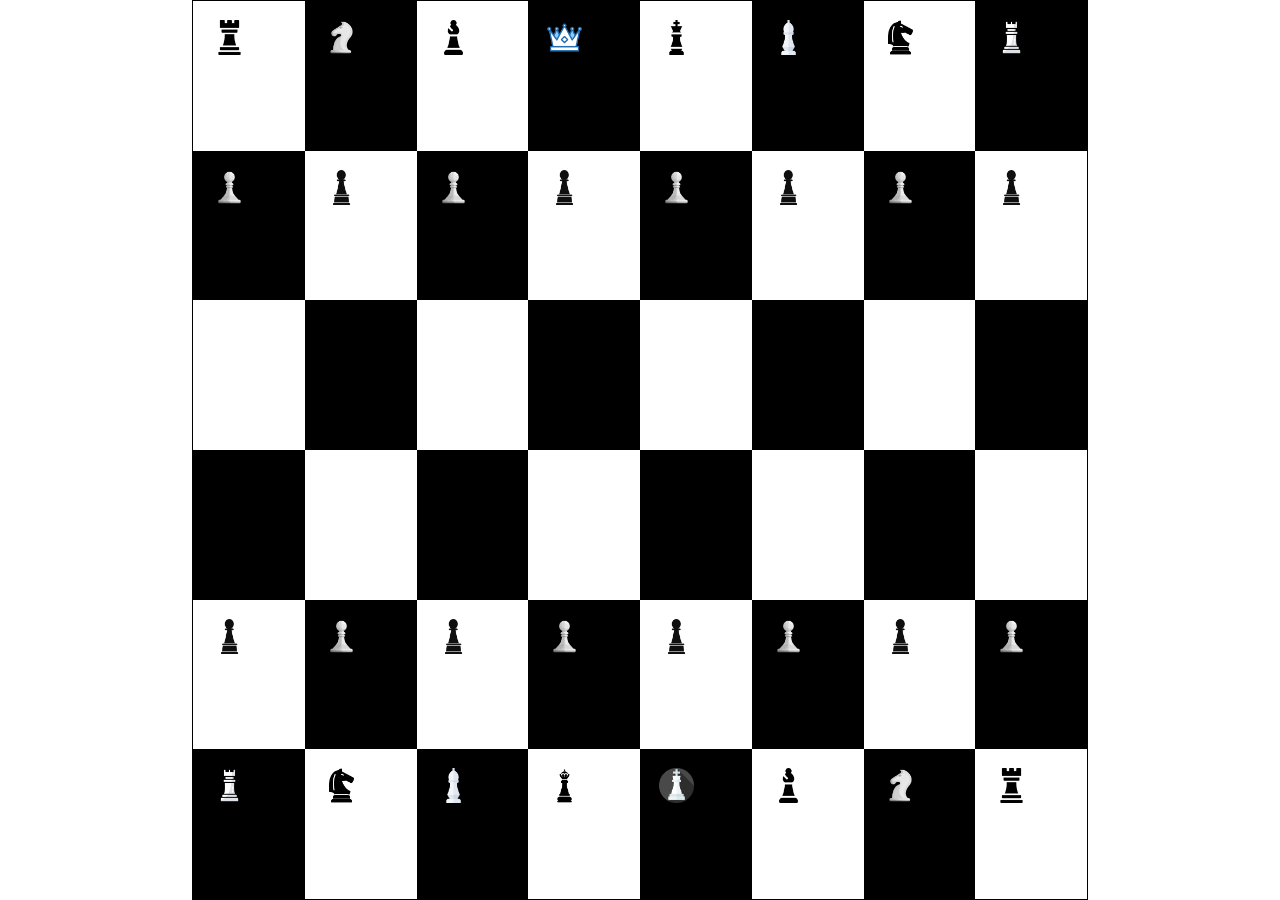
<file: chessboard/index.html>
<!DOCTYPE html>
<html lang="en">

<head>
    <meta charset="UTF-8">
    <meta name="viewport" content="width=device-width, initial-scale=1.0">
    <title>ChessBoard</title>
    <link rel="stylesheet" href="style.css">
</head>

<body>
    <main>
        <div class="container">
            <!--1st row-->
            <div class="box"><img src="images/rook.png" alt=""></div>
            <div class="box" style="background-color: #000;">
                <img src="images/white_knight.png" alt="">
            </div>
            <div class="box"><img src="images/bishop2.png" alt=""></div>
            <div class="box" style="background-color: #000;">
                <img src="images/white_queen.png" alt="">
            </div>
            <div class="box"><img src="images/king1.png" alt=""></div>
            <div class="box" style="background-color: #000;">
                <img src="images/white_bishop.png" alt="">
            </div>
            <div class="box"><img src="images/knight2.png" alt=""></div>
            <div class="box" style="background-color: #000;">
                <img src="images/white_rook.png" alt="">
            </div>

            <!--2nd row-->
            <div class="box" style="background-color: #000;">
                <img src="images/white_pawn.png" alt="">
            </div>
            <div class="box"><img src="images/pawn.png" alt=""></div>
            <div class="box" style="background-color: #000;">
                <img src="images/white_pawn.png" alt="">
            </div>
            <div class="box"><img src="images/pawn.png" alt=""></div>
            <div class="box" style="background-color: #000;">
                <img src="images/white_pawn.png" alt="">
            </div>
            <div class="box"><img src="images/pawn.png" alt=""></div>
            <div class="box" style="background-color: #000;">
                <img src="images/white_pawn.png" alt="">
            </div>
            <div class="box"><img src="images/pawn.png" alt=""></div>
            <!--3rd row-->
            <div class="box"></div>
            <div class="box" style="background-color: #000;"></div>
            <div class="box"></div>
            <div class="box" style="background-color: #000;"></div>
            <div class="box"></div>
            <div class="box" style="background-color: #000;"></div>
            <div class="box"></div>
            <div class="box" style="background-color: #000;"></div>
            <!--4th row-->
            <div class="box" style="background-color: #000;"></div>
            <div class="box"></div>
            <div class="box" style="background-color: #000;"></div>
            <div class="box"></div>
            <div class="box" style="background-color: #000;"></div>
            <div class="box"></div>
            <div class="box" style="background-color: #000;"></div>
            <div class="box"></div>
            <!--5th row-->
            <div class="box"><img src="images/pawn.png" alt=""></div>
            <div class="box" style="background-color: #000;">
                <img src="images/white_pawn.png" alt="">
            </div>
            <div class="box"><img src="images/pawn.png" alt=""></div>
            <div class="box" style="background-color: #000;">
                <img src="images/white_pawn.png" alt="">
            </div>
            <div class="box"><img src="images/pawn.png" alt=""></div>
            <div class="box" style="background-color: #000;">
                <img src="images/white_pawn.png" alt="">
            </div>
            <div class="box"><img src="images/pawn.png" alt=""></div>
            <div class="box" style="background-color: #000;">
                <img src="images/white_pawn.png" alt="">
            </div>
            <!--6th row-->
            <div class="box" style="background-color: #000;">
                <img src="images/white_rook.png" alt="">
            </div>
            <div class="box"><img src="images/knight2.png" alt=""></div>
            <div class="box" style="background-color: #000;">
                <img src="images/white_bishop.png" alt="">
            </div>
            <div class="box"><img src="images/queen.png" alt=""></div>
            <div class="box" style="background-color: #000;">
                <img src="images/white_king.png" alt="">
            </div>
            <div class="box"><img src="images/bishop2.png" alt=""></div>
            <div class="box" style="background-color: #000;">
                <img src="images/white_knight.png" alt="">
            </div>
            <div class="box"><img src="images/rook.png" alt=""></div>
        </div>
    </main>
</body>

</html>
</file>
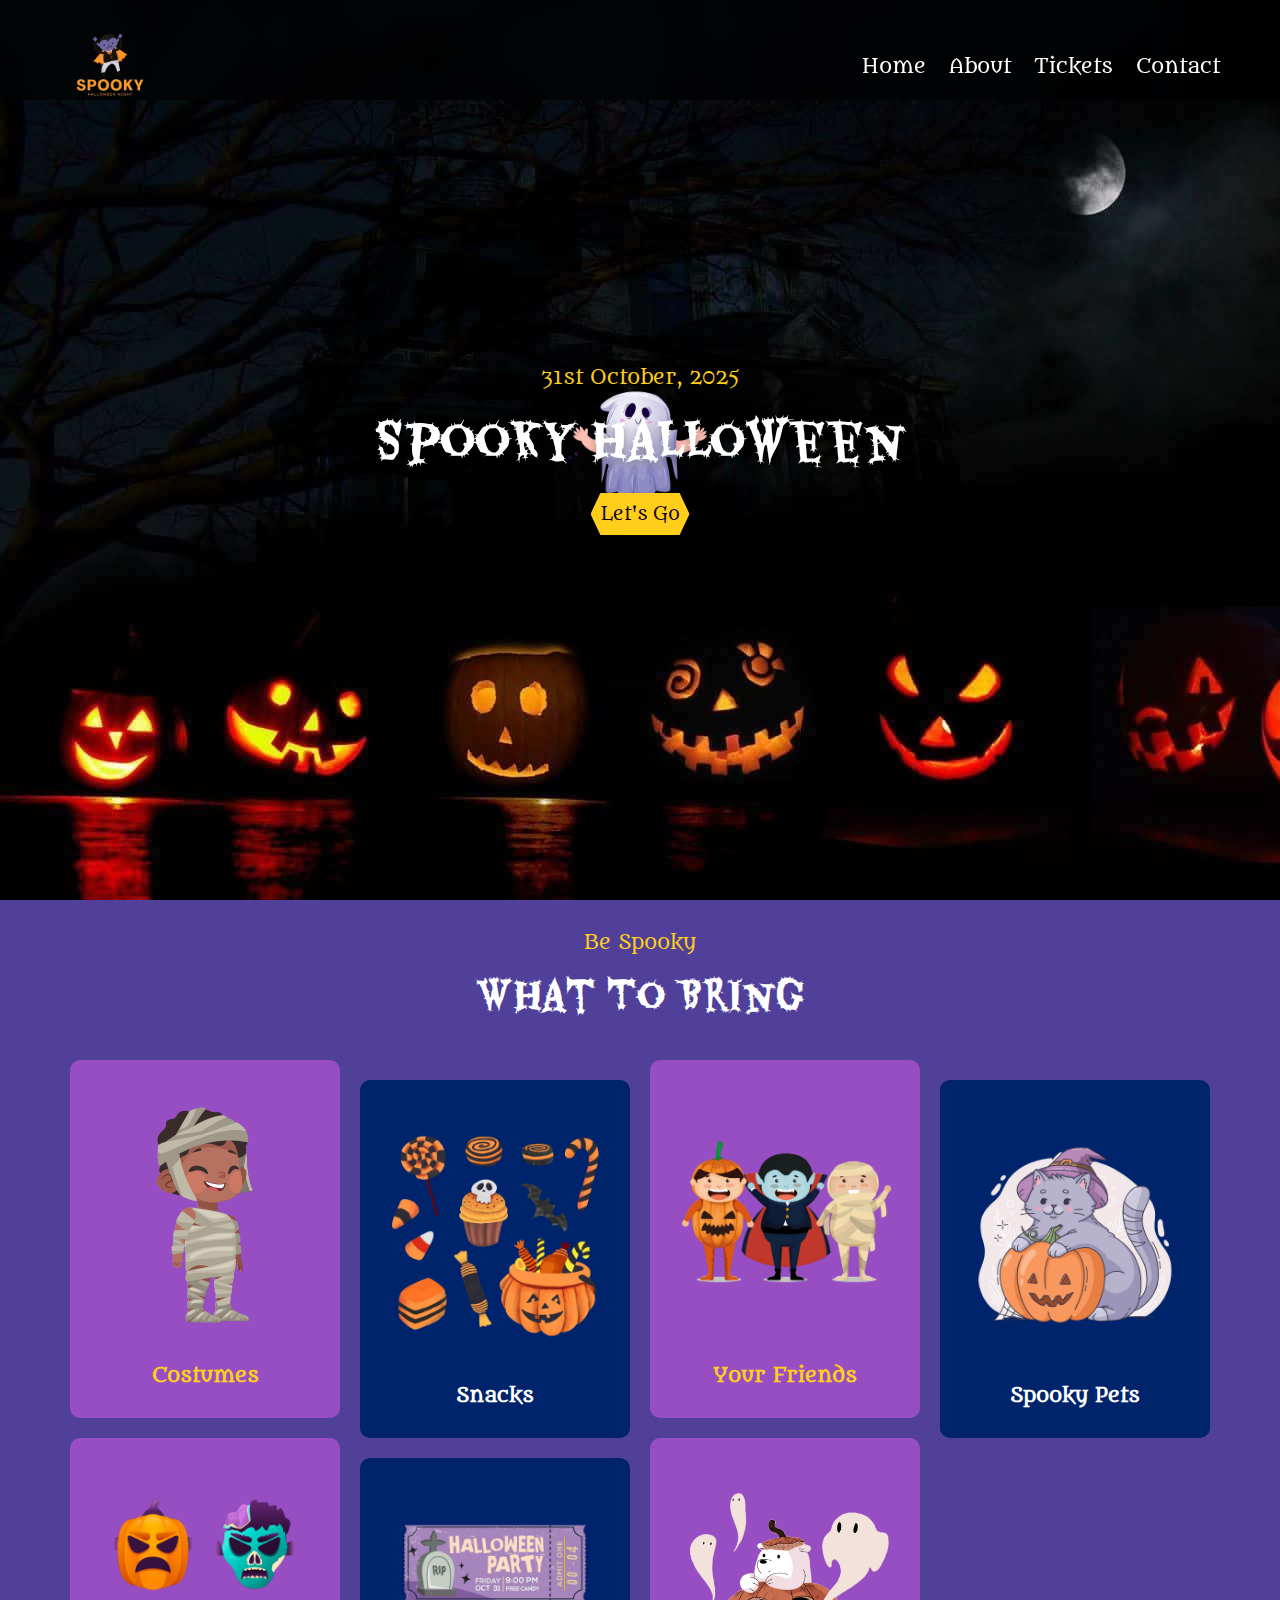
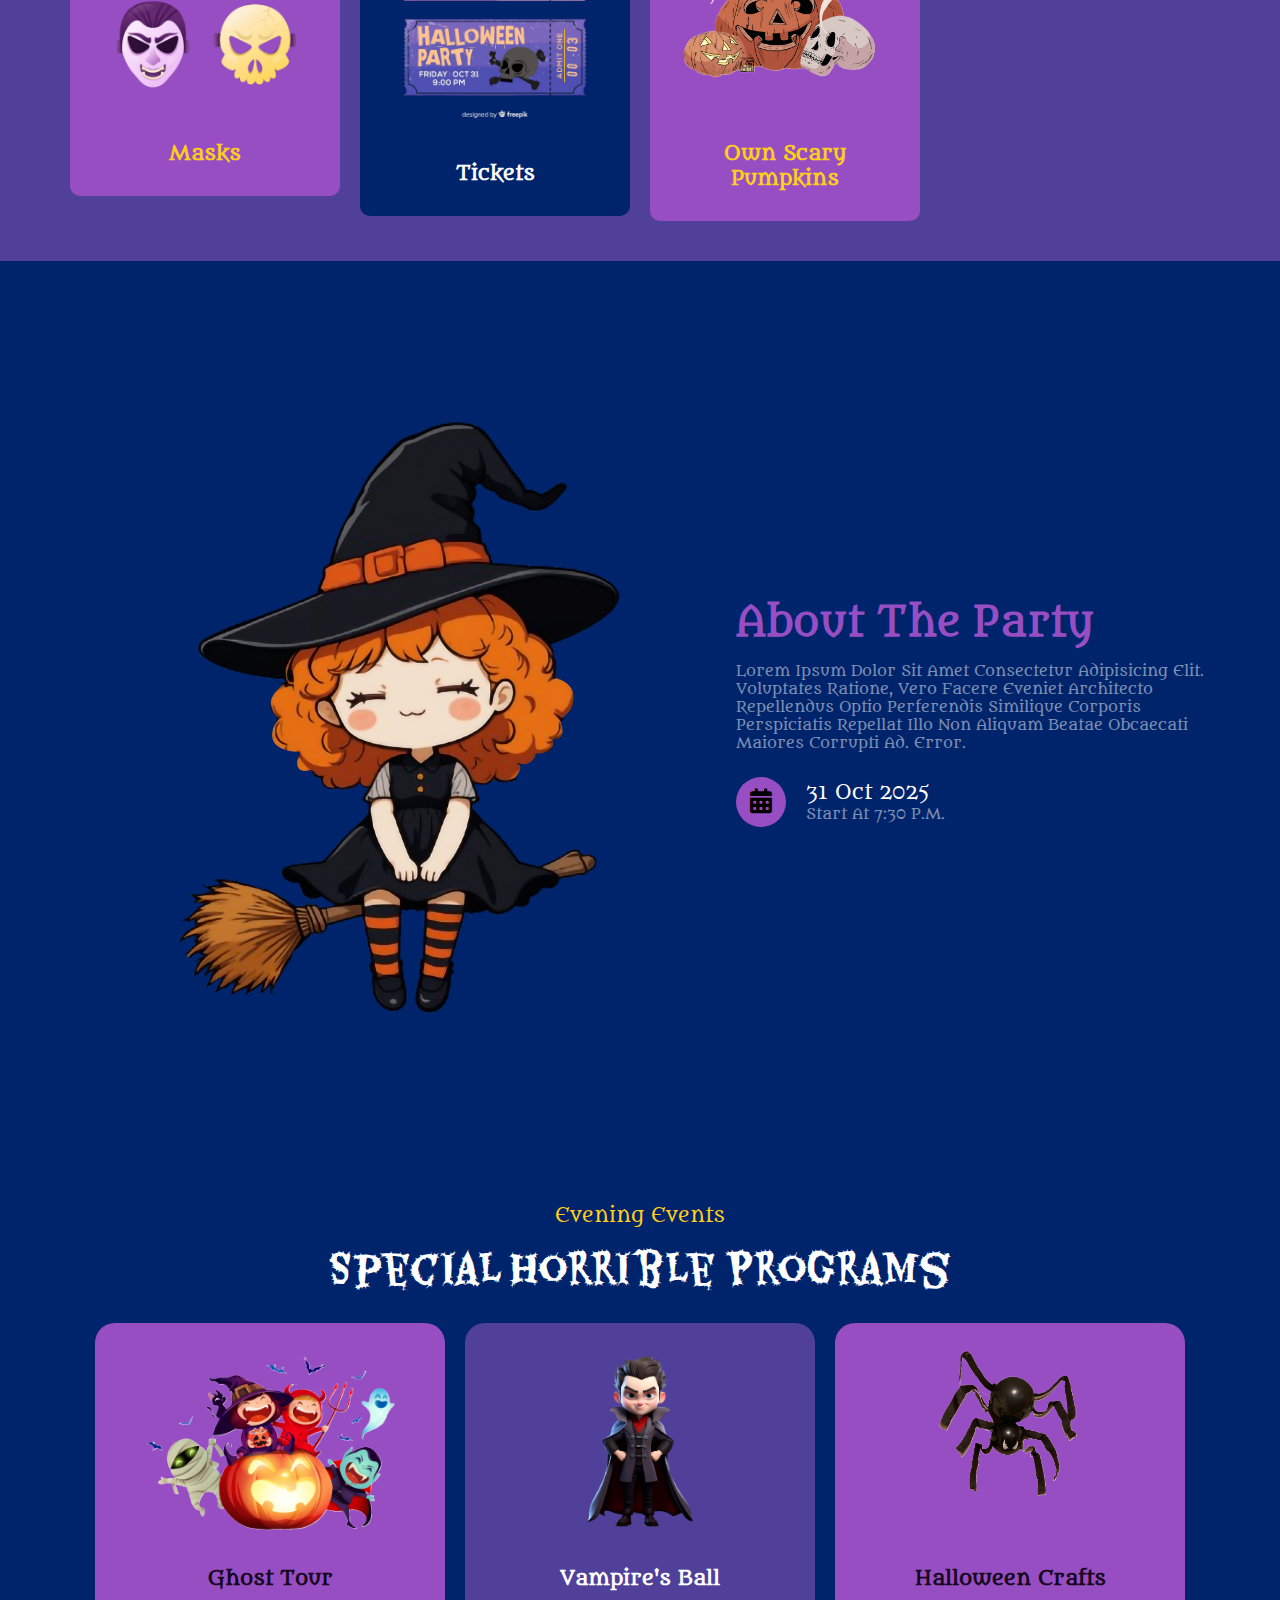
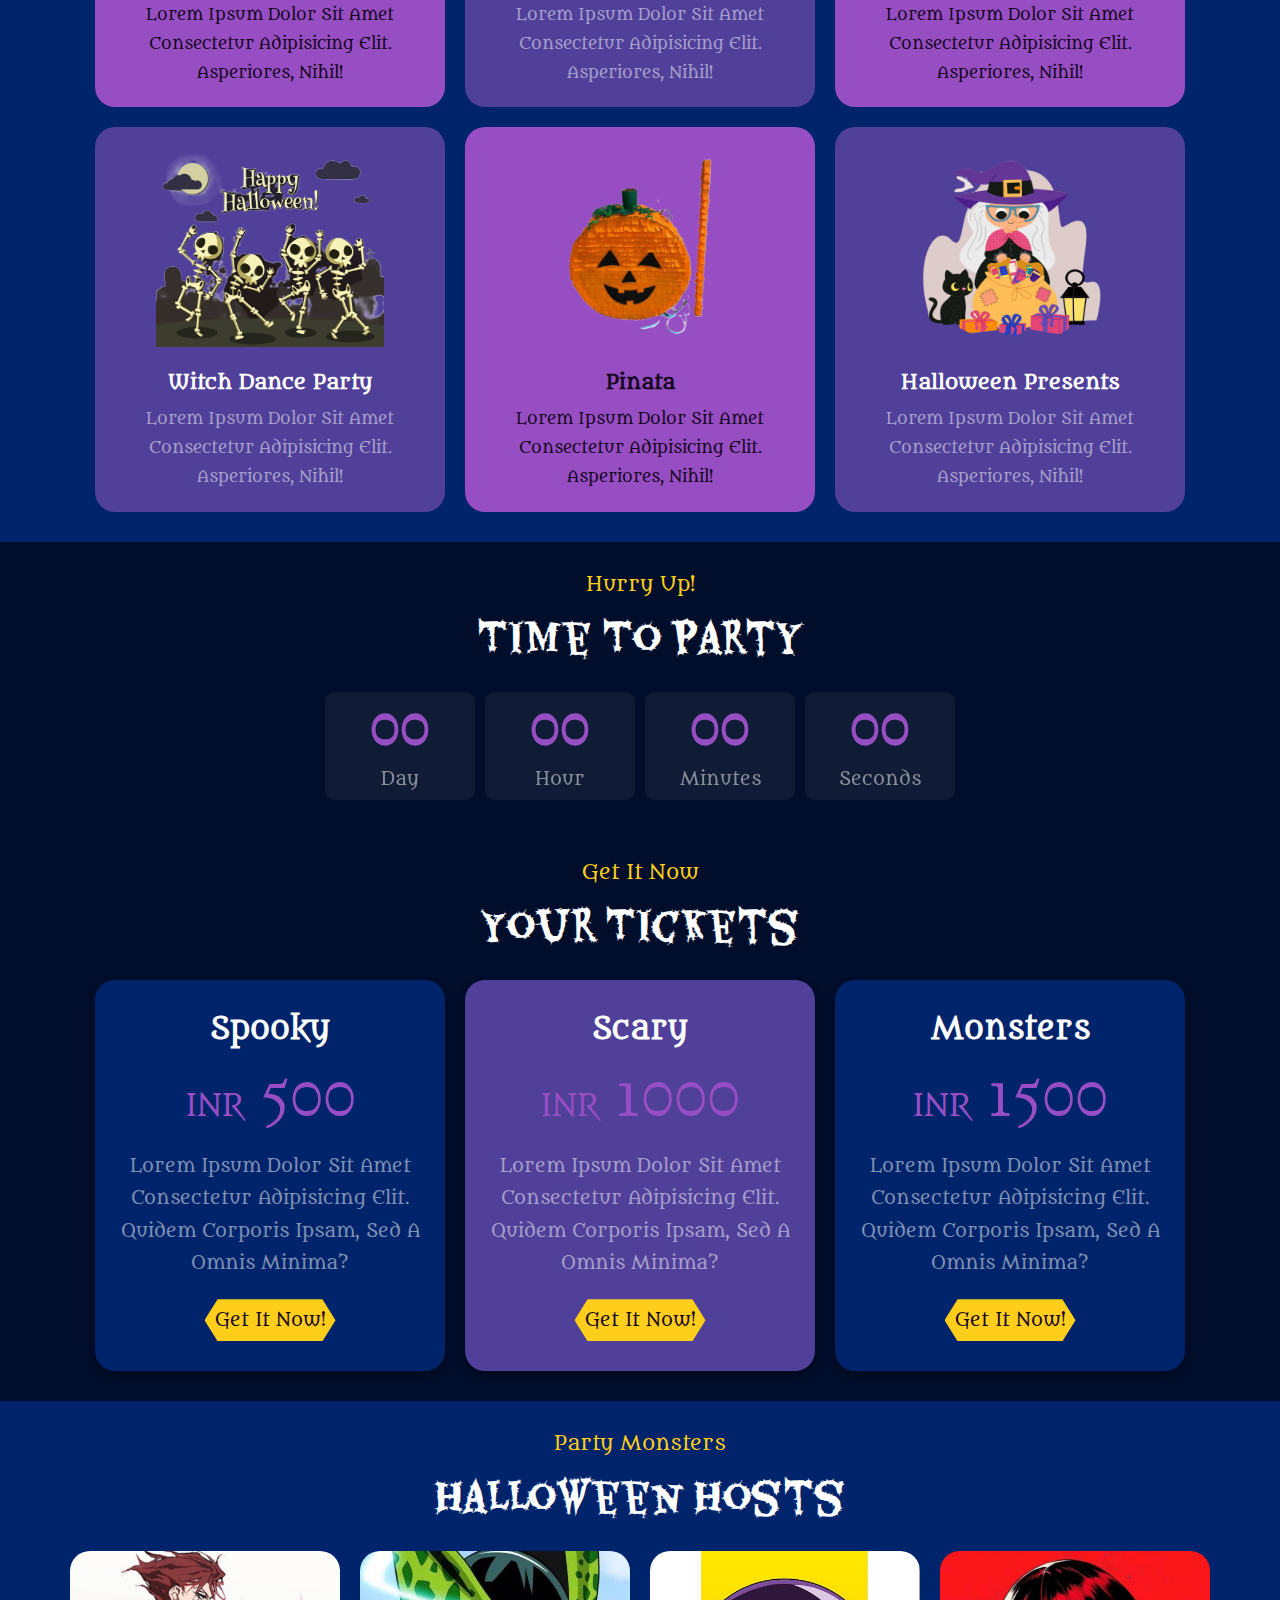
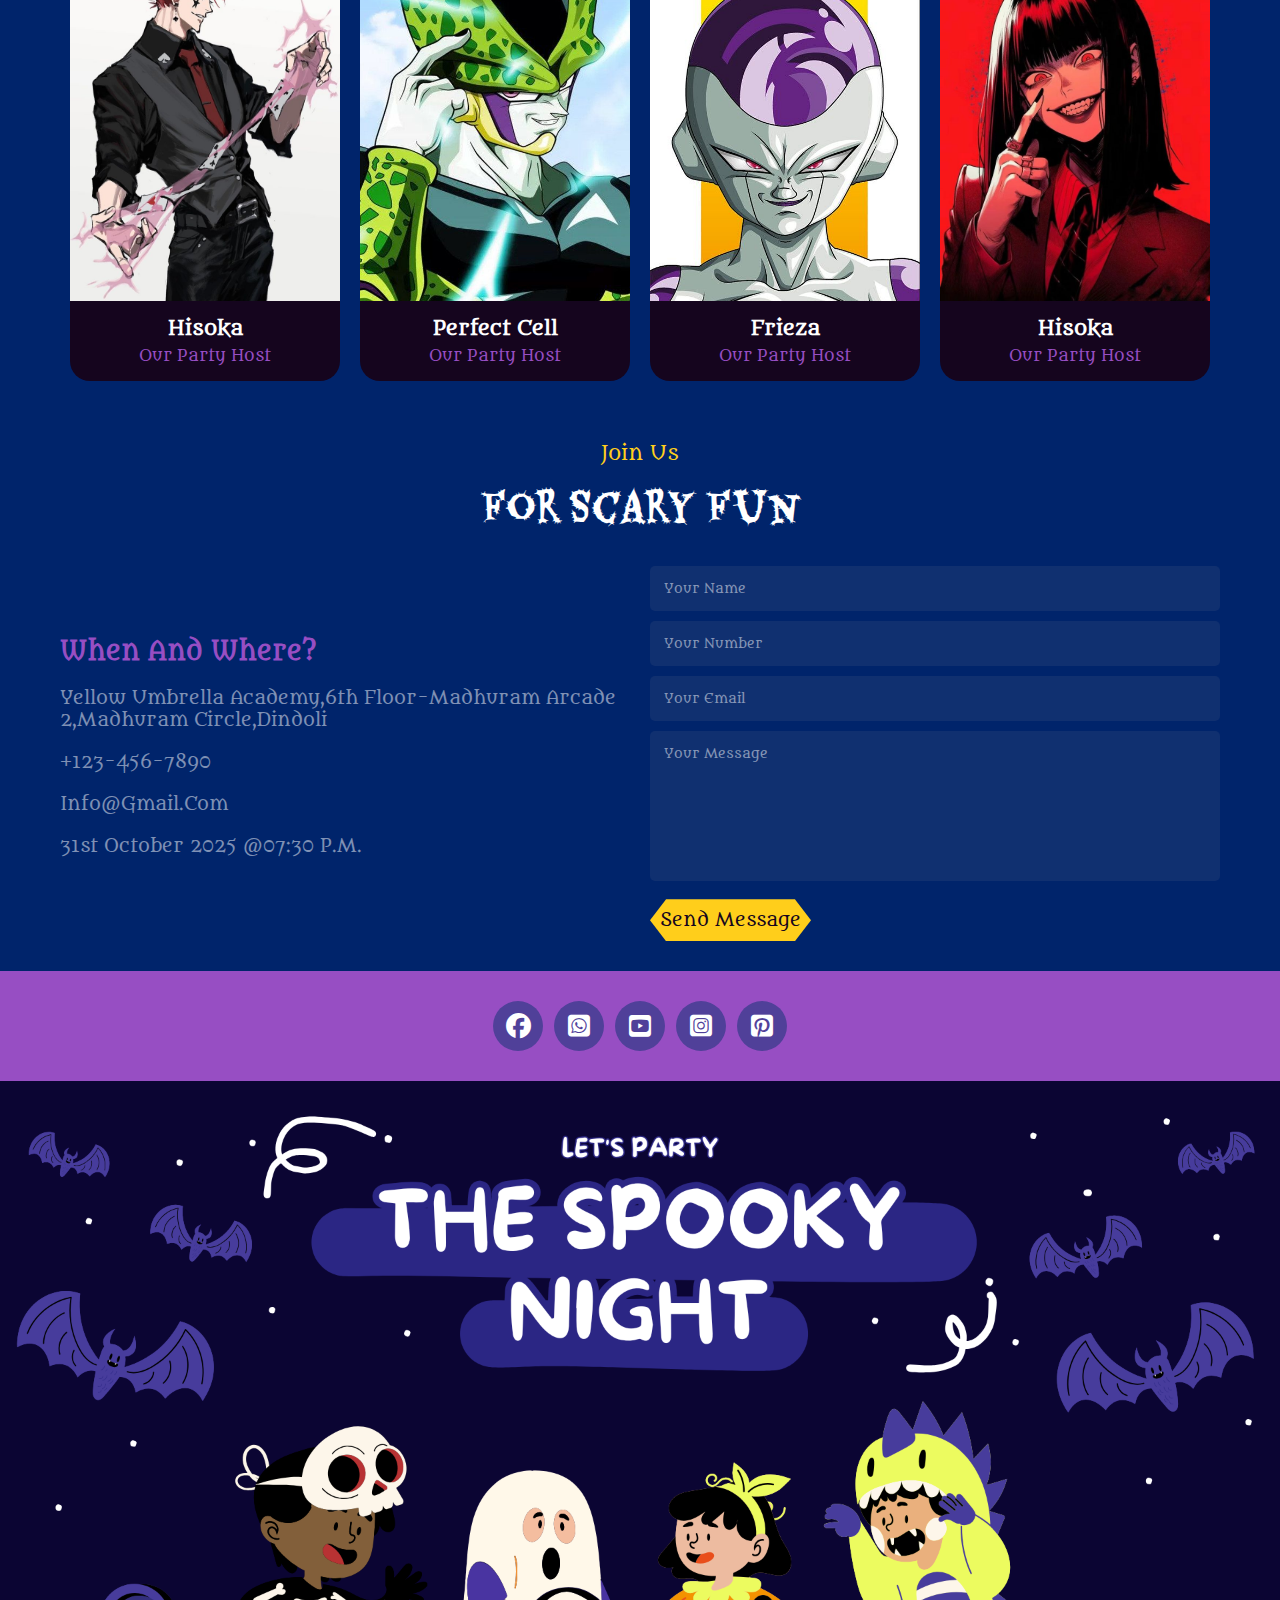
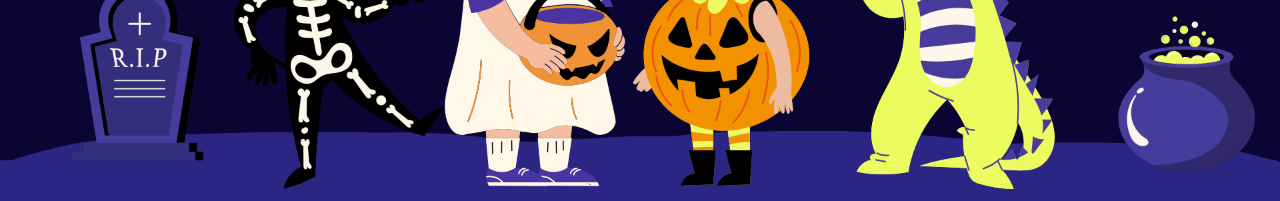
<file: html_css_project/index.html>
<!DOCTYPE html>
<html lang="en">

<head>
    <meta charset="UTF-8">
    <meta name="viewport" content="width=device-width, initial-scale=1.0">
    <title>Spooky Night</title>
    <link rel="icon" type="image/x-icon" href="assets/images/fav-icon.png">
    <!-- CSS FILE LINK -->
    <link rel="stylesheet" href="assets/styles/style.css">
    <!-- MEDIA QUERY FILE -->
    <link rel="stylesheet" href="assets/styles/media.css">
    <!-- FONT FILE LINK -->
    <link rel="stylesheet" href="assets/fonts/stylesheet.css">
    <link rel="stylesheet" href="assets/fonts/stylesheet1.css">
    <!-- ICONS FILE -->
    <link rel="stylesheet" href="assets/icons/css/all.min.css">
    <link rel="stylesheet" href="assets/icons/css/fontawesome.min.css">
</head>

<body>
    <!-- HEADER SECTION STARTS -->
    <header class="header">
        <section class="flex">
            <a href="index.html" class="logo"><img src="assets/images/logo.png" alt="website_logo"></a>
            <nav class="navbar">
                <a href="#home">Home</a>
                <a href="#about-us">About</a>
                <a href="#tickets">Tickets</a>
                <a href="#contact">Contact</a>
            </nav>
            <div id="menu-btn" class="fa-solid fa-bars-staggered"></div>

        </section>
    </header>
    <!-- HEADER SECTION ENDS -->
    <!-- HOME SECTION START -->
    <div class="home" id="home">
        <section class="image">
            <img src="assets/images/boo.png" alt="ghost_image">
        </section>
        <section class="content">
            <p>31st October, 2025</p>
            <h3>Spooky Halloween</h3>
            <a href="#about-us" class="btn">let's go</a>
        </section>
    </div>
    <!-- HOME SECTION ENDS -->

    <!-- INFO CONTAINER SECTION STARTS -->
    <div class="info-container">
        <section>
            <div class="title">
                <span>Be Spooky</span>
                <h3>What To Bring</h3>
            </div>
            <div class="box-container">
                <!-- costumes -->
                <div class="box">
                    <img src="assets/images/mummy.jpg" alt="costume">
                    <h3>Costumes</h3>
                </div>
                <!-- snacks -->
                <div class="box">
                    <img src="assets/images/snacks.png" alt="snacks">
                    <h3>Snacks</h3>
                </div>
                <!-- friends -->
                <div class="box">
                    <img src="assets/images/friends.png" alt="friends">
                    <h3>Your Friends</h3>
                </div>
                <!-- pets -->
                <div class="box">
                    <img src="assets/images/pets.png" alt="pets">
                    <h3>Spooky Pets</h3>
                </div>
                <!-- Masks -->
                <div class="box">
                    <img src="assets/images/mask.png" alt="mask">
                    <h3>Masks</h3>
                </div>
                <!-- tickets -->
                <div class="box">
                    <img src="assets/images/tickets.png" alt="tickets">
                    <h3>Tickets</h3>
                </div>
                <div class="box">
                    <img src="assets/images/pumpkins.png" alt="pumpkins">
                    <h3>Own Scary Pumpkins</h3>
                </div>
            </div>
        </section>
    </div>
    <!-- INFO CONTAINER SECTION ENDS -->
    <!-- ABOUT SECTION STARTS -->
    <section id="about-us">
        <!-- image -->
        <div class="about-img">
            <img src="assets/images/witch.png" alt="about-image">
        </div>
        <!-- text -->
        <div class="about-text">
            <h3>About The Party</h3>
            <p>Lorem ipsum dolor sit amet consectetur adipisicing elit. Voluptates ratione, vero facere eveniet
                architecto repellendus optio perferendis similique corporis perspiciatis repellat illo non aliquam
                beatae obcaecati maiores corrupti ad. Error.</p>
            <div class="about-date-box">
                <div id="about-date-icon" class="fa-solid fa-calendar-days"></div>
                <div class="about-date-text">
                    <span>31 Oct 2025</span>
                    <p>Start At 7:30 p.m.</p>
                </div>
            </div>
        </div>
    </section>
    <!-- ABOUT SECTION ENDS -->
    <!-- Event section starts -->
    <section class="events">
        <div class="title">
            <span>Evening Events</span>
            <h3>Special Horrible Programs</h3>
        </div>
        <div class="box-container">
            <!-- box 1 -->
            <div class="box">
                <img src="assets/images/costume1.png" alt="costumes">
                <h3>Ghost Tour</h3>
                <p>Lorem ipsum dolor sit amet consectetur adipisicing elit. Asperiores, nihil!</p>
            </div>
            <!-- box-2 -->
            <div class="box">
                <img src="assets/images/vampire.png" alt="vampire image">
                <h3>Vampire's Ball</h3>
                <p>Lorem ipsum dolor sit amet consectetur adipisicing elit. Asperiores, nihil!</p>
            </div>
            <!-- box-3 -->
            <div class="box">
                <img src="assets/images/spider.png" alt="spider_image">
                <h3>Halloween Crafts</h3>
                <p>Lorem ipsum dolor sit amet consectetur adipisicing elit. Asperiores, nihil!</p>
            </div>
            <!-- box-4 -->
            <div class="box">
                <img src="assets/images/dance.png" alt="dancing_skeletones_image">
                <h3>Witch Dance Party</h3>
                <p>Lorem ipsum dolor sit amet consectetur adipisicing elit. Asperiores, nihil!</p>
            </div>
            <!-- box-5 -->
            <div class="box">
                <img src="assets/images/pinata.png" alt="pinata_image">
                <h3>Pinata</h3>
                <p>Lorem ipsum dolor sit amet consectetur adipisicing elit. Asperiores, nihil!</p>
            </div>
            <!-- box-6 -->
            <div class="box">
                <img src="assets/images/presents.png" alt="presents_image">
                <h3>Halloween Presents</h3>
                <p>Lorem ipsum dolor sit amet consectetur adipisicing elit. Asperiores, nihil!</p>
            </div>


        </div>

    </section>
    <!-- Event section ends -->
    <!-- COUNTDOWN SECTION STARTS -->
    <div class="countdown">
        <section>
            <div class="title">
                <span>Hurry Up!</span>
                <h3>Time To Party</h3>
            </div>

            <div class="counter">

                <div class="box">
                    <h3 id="day">00</h3>
                    <span>Day</span>
                </div>

                <div class="box">
                    <h3 id="hour">00</h3>
                    <span>Hour</span>
                </div>



                <div class="box">
                    <h3 id="minute">00</h3>
                    <span>Minutes</span>
                </div>

                <div class="box">
                    <h3 id="second">00</h3>
                    <span>Seconds</span>
                </div>

            </div>
        </section>
    </div>
    <!-- COUNTDOWN SECTION ENDS -->
    <!-- TICKET SECTION STARTS -->
    <div class="tickets" id="tickets">
        <section>
            <div class="title">
                <span>Get It Now</span>
                <h3>Your Tickets</h3>
            </div>
            <div class="box-container">


                <div class="box">
                    <h3>Spooky </h3>
                    <div class="price"><span>INR</span> 500</div>
                    <p>Lorem ipsum dolor sit amet consectetur adipisicing elit. Quidem corporis ipsam, sed a omnis
                        minima?</p>
                    <a href="#" class="btn">Get It Now!</a>
                </div>

                <div class="box">
                    <h3>Scary </h3>
                    <div class="price"><span>INR</span> 1000</div>
                    <p>Lorem ipsum dolor sit amet consectetur adipisicing elit. Quidem corporis ipsam, sed a omnis
                        minima?</p>
                    <a href="#" class="btn">Get It Now!</a>
                </div>

                <div class="box">
                    <h3>Monsters </h3>
                    <div class="price"><span>INR</span> 1500</div>
                    <p>Lorem ipsum dolor sit amet consectetur adipisicing elit. Quidem corporis ipsam, sed a omnis
                        minima?</p>
                    <a href="#" class="btn">Get It Now!</a>
                </div>


            </div>
        </section>
    </div>
    <!-- TICKET SECTION ENDS -->
    <!-- TEAM SECTION STARTS -->
    <section class="team">
        <div class="title">
            <span>Party Monsters</span>
            <h3>Halloween Hosts</h3>
        </div>
        <div class="box-container">
            <div class="box">
                <div class="image">
                    <img src="assets/images/hisoka.jpg" alt="host1">
                </div>
                <div class="share">
                    <a href="#" class="fa-brands fa-whatsapp"></a>
                    <a href="#" class="fa-brands fa-instagram"></a>
                    <a href="#" class="fa-brands fa-threads"></a>
                    <a href="#" class="fa-brands fa-snapchat"></a>
                </div>
                <div class="info">
                    <h3>Hisoka</h3>
                    <span>Our Party Host</span>
                </div>
            </div>
            <div class="box">
                <div class="image">
                    <img src="assets/images/perfect_cell.jpg" alt="host2">
                </div>
                <div class="share">
                    <a href="#" class="fa-brands fa-whatsapp"></a>
                    <a href="#" class="fa-brands fa-instagram"></a>
                    <a href="#" class="fa-brands fa-threads"></a>
                    <a href="#" class="fa-brands fa-snapchat"></a>
                </div>
                <div class="info">
                    <h3>Perfect Cell</h3>
                    <span>Our Party Host</span>
                </div>
            </div>
            <div class="box">
                <div class="image">
                    <img src="assets/images/freeza.jpg" alt="host3">
                </div>
                <div class="share">
                    <a href="#" class="fa-brands fa-whatsapp"></a>
                    <a href="#" class="fa-brands fa-instagram"></a>
                    <a href="#" class="fa-brands fa-threads"></a>
                    <a href="#" class="fa-brands fa-snapchat"></a>
                </div>
                <div class="info">
                    <h3>Frieza</h3>
                    <span>Our Party Host</span>
                </div>
            </div>
            <div class="box">
                <div class="image">
                    <img src="assets/images/image4.jpg" alt="host4">
                </div>
                <div class="share">
                    <a href="#" class="fa-brands fa-whatsapp"></a>
                    <a href="#" class="fa-brands fa-instagram"></a>
                    <a href="#" class="fa-brands fa-threads"></a>
                    <a href="#" class="fa-brands fa-snapchat"></a>
                </div>
                <div class="info">
                    <h3>Hisoka</h3>
                    <span>Our Party Host</span>
                </div>
            </div>
        </div>
    </section>
    <!-- TEAM SECTION ENDS -->

    <!-- CONTACT SECTION STARTS -->
    <section class="contact" id="contact">
        <div class="title">
            <span>Join Us</span>
            <h3>For Scary Fun</h3>
        </div>
        <div class="row">
            <div class="content">
                <h3>When And Where?</h3>
                <p>Yellow Umbrella Academy,6th Floor-Madhuram Arcade 2,Madhuram Circle,Dindoli</p>
                <p><a href="tel:1234567890">+123-456-7890</a></p>
                <p><a href="mailto:info@gmail.com">info@gmail.com</a></p>
                <p>31st October 2025 @07:30 p.m.</p>
            </div>
            <form action="">
                <input type="text" placeholder="Your name" maxlength="30" class="input">
                <input type="number" placeholder="Your number" maxlength="10" class="input">
                <input type="email" placeholder="Your email" maxlength="50" class="input">
                <textarea class="input" placeholder="Your message"></textarea>
                <input type="submit" value="send message" class="btn">
            </form>
        </div>
    </section>
    <!-- CONTACT SECTION ENDS -->

    <!-- FOOTER SECTION STARTS -->
    <footer class="footer">
        <section>
            <div class="share">
                <a href="#" class="fa-brands fa-facebook"></a>
                <a href="#" class="fa-brands fa-square-whatsapp"></a>
                <a href="#" class="fa-brands fa-square-youtube"></a>
                <a href="#" class="fa-brands fa-square-instagram"></a>
                <a href="#" class="fa-brands fa-square-pinterest"></a>
            </div>

        </section>
        <div class="image">
            <img src="assets/images/footer/footer2.png" alt="footer_image">
        </div>
    </footer>
    <!-- FOOTER SECTION ENDS -->
</body>

</html>
</file>
<file: chessboard/style.css>
* {
    margin: 0;
    padding: 0;
    box-sizing: border-box;
}

.container {
    width: 70%;

    height: 100vh;
    border: 1px solid black;
    margin: 0 auto;
}

.container .box {
    width: calc(100%/8);
    height: calc(100%/6);
    /* border: 2px solid ; */
    float: left;

}

.container .box img {
    width: 35px;
    margin: 19px;
}
</file>
<file: html_css_project/assets/styles/style.css>
:root {
    --main-color: #974EC3;
    /*f8bc4b*/
    --second-color: #504099;
    /*#6b4349*/
    --bg-color: #00246B;
    --text-color: #FFCE1B;
    --black: #15051e;
    --white: #fff;
    --light-white: rgba(255, 255, 255, .5);
    --box-shadow: 0 .5rem 1rem rgba(0, 0, 0, .3);
    --meta-font: "Metamorphous",
        serif;
    --eater-font: "Eater",
        serif;
    --jello-animation: jello 0.9s both;
    --bounce-animation: bounce 2s ease-in-out both;
    --pulse-animation: pulse 0.5s ease-in-out both;
    --shake-animation: tilt-shaking 0.25s infinite;
    --float-animation: float 2s ease-in-out infinite;
    --glow-animation: animation: glow 1s ease-in-out infinite alternate;

}

* {
    padding: 0;
    margin: 0;
    box-sizing: border-box;
    outline: none;
    border: none;
    font-family: var(--meta-font);
    text-decoration: none;
    text-transform: capitalize;
    transition: .2s linear;
}


html {
    font-size: 62.5%;
    scroll-padding-top: 8rem;
    scroll-behavior: smooth;
    overflow-x: hidden;
}

::-webkit-scrollbar {
    width: 1rem;
}

::-webkit-scrollbar-track {
    background-color: transparent;
}

::-webkit-scrollbar-thumb {
    background-color: var(--white);
}

body {
    background-color: var(--bg-color);
}

section {
    padding: 3rem 2rem;
    max-width: 1200px;
    margin: 0 auto;
}

/* jello animation */
@keyframes jello {
    0% {
        transform: scale3d(1, 1, 1);
    }

    30% {
        transform: scale3d(1.25, 0.75, 1);
    }

    40% {
        transform: scale3d(0.75, 1.25, 1);
    }

    50% {
        transform: scale3d(1.15, 0.85, 1);
    }

    65% {
        transform: scale3d(0.95, 1.05, 1);
    }

    75% {
        transform: scale3d(1.05, 0.95, 1);
    }

    100% {
        transform: scale3d(1, 1, 1);
    }
}

/* bounce animation */
@keyframes bounce {
    0% {
        transform: translateY(-45px);
        animation-timing-function: ease-in;
        opacity: 1;
    }

    24% {
        opacity: 1;
    }

    40% {
        transform: translateY(-24px);
        animation-timing-function: ease-in-out;
    }

    65% {
        transform: translateY(-12px);
        animation-timing-function: ease-in-out;
    }

    82% {
        transform: translateY(-6px);
        animation-timing-function: ease-in-out;
    }

    93% {
        transform: translateY(-4px);
        animation-timing-function: ease-in-out;
    }

    25%,
    55%,
    75%,
    87% {
        transform: translateY(0px);
        animation-timing-function: ease-in-out;
    }

    100% {
        transform: translateY(0px);
        animation-timing-function: 2s ease-in-out;
        opacity: 1;
    }
}

/* pulse animation */
@keyframes pulse {

    0%,
    100% {
        transform: scale(1);
    }

    50% {
        transform: scale(.9);
    }
}

/* shake animation */

@keyframes tilt-shaking {
    0% {
        transform: rotate(0deg);
    }

    25% {
        transform: rotate(5deg);
    }

    50% {
        transform: rotate(0eg);
    }

    75% {
        transform: rotate(-5deg);
    }

    100% {
        transform: rotate(0deg);
    }


}

/* float animation */
@keyframes float {

    0%,
    100% {
        transform: translateY(0);
    }

    50% {
        transform: translateY(-1rem);
    }
}

.btn {
    display: inline-block;
    margin-top: 1rem;
    font-size: 1.8rem;
    background: var(--text-color);

    color: var(--black);
    cursor: pointer;
    clip-path: polygon(10% 0, 90% 0, 100% 50%, 90% 100%, 10% 100%, 0% 50%);
    padding: 10px;
}

.btn:hover {
    animation: var(--jello-animation);

}

.title {
    margin-bottom: 2rem;
    text-align: center;
}

.title span {
    font-size: 2rem;
    color: var(--text-color);
}

.title h3 {
    font-family: var(--eater-font);
    font-size: 4rem;
    color: var(--white);
    font-weight: normal;
}

.header {
    position: fixed;
    height: 100px;

    /* background-color: var(--black); */
    top: 0;
    left: 0;
    right: 0;
    z-index: 1000;
    background: rgba(0, 0, 0, .6);
    backdrop-filter: blur(2rem);
}

.header .flex {
    display: flex;
    align-items: center;
    justify-content: space-between;
    padding: 1.5em 2em;
}

.header .flex .logo img {
    height: 100px;
}

.header .flex .navbar a {
    font-size: 2rem;
    margin-left: 2rem;
    color: var(--white);
}

.header .flex .navbar a:hover {
    color: var(--text-color);
}

#menu-btn {
    font-size: 2.5rem;
    color: var(--white);
    display: none;
}

.home {
    min-height: 100vh;
    /* mb4 and mb1 */
    background: url('../images/main_banner/mb10.jpg') center/cover no-repeat;
    display: flex;
    align-items: center;
    justify-content: center;
    position: relative;
    z-index: 0;
}

.home .image {
    position: absolute;
    z-index: -1;
}

.home .image img {
    width: 200px;

    height: 200px;
    animation: var(--shake-animation);
}

.home .content {
    text-align: center;
}

.home .content p {
    color: var(--text-color);
    font-size: 20px;
}

.home .content h3 {
    font-size: 50px;
    color: var(--white);
    text-shadow: var(--box-shadow);
    font-family: var(--eater-font);
    font-weight: normal;
}

.info-container {
    background: var(--second-color);
}

.info-container .box-container {
    display: grid;
    grid-template-columns: repeat(auto-fit, 27rem);
    align-items: flex-start;
    justify-content: center;
    gap: 2rem;
    padding-top: 2rem;
}

.info-container .box-container .box {
    border-radius: 1rem;
    padding: 3rem 2rem;
    background-color: var(--main-color);
    text-align: center;
    transform: translateY(-1rem);
}

.info-container .box-container .box:nth-child(even) {
    background: var(--bg-color);
    transform: translateY(1rem);
}

.info-container .box-container .box:nth-child(even) h3 {
    color: var(--white);
}

.info-container .box-container .box img {
    height: 25rem;
    width: 100%;
    object-fit: contain;
}

.info-container .box-container .box h3 {
    margin-top: 2rem;
    font-size: 2rem;
    color: var(--text-color);

}

.info-container .box-container .box:nth-child(1) img {
    animation: var(--bounce-animation) infinite;
}

.info-container .box-container .box:nth-child(2) img {
    animation: var(--shake-animation);
}

.info-container .box-container .box:nth-child(3) img {
    animation: var(--pulse-animation) infinite;
}

.info-container .box-container .box:nth-child(4) img {
    animation: var(--bounce-animation) infinite;
}

.info-container .box-container .box:nth-child(5) img {
    animation: var(--shake-animation);
}

.info-container .box-container .box:nth-child(6) img {
    animation: var(--pulse-animation) infinite;
}

.info-container .box-container .box:nth-child(7) img {
    animation: var(--bounce-animation) infinite;
}

/* ABOUT SECTION STARTS */
#about-us {
    max-width: 1200px;
    width: 90%;
    margin: 0px auto;
    padding: 120px 0px;
    display: grid;
    grid-template-columns: 1.4fr 1fr;
    align-items: center;
}

.about-img {
    width: 100%;
    display: flex;
}

.about-img img {
    width: 100%;
    object-fit: contain;
    object-position: center;
    animation: var(--float-animation);
}

.about-text {
    display: flex;
    flex-direction: column;
}

.about-text h3 {
    color: var(--main-color);
    font-size: 4rem;
    font-weight: 600;
}

.about-text p {
    color: var(--light-white);
    margin: 15px 0px;
    font-size: 15px;

}

.about-date-box {
    display: flex;
    justify-content: flex-start;
    align-items: center;
    grid-gap: 20px;
    margin: 10px 0px;
}

#about-date-icon {
    width: 50px;
    height: 50px;
    border-radius: 50%;
    font-size: 2.5rem;
    background-color: var(--main-color);
    fill: #ffffff;
    display: flex;
    justify-content: center;
    align-items: center;
}

.about-date-text {
    display: flex;
    flex-direction: column;
}

.about-date-text span {
    color: var(--white);
    font-size: 20px;
    font-weight: 500;
}

.about-date-text p {
    margin: 0px;
    font-size: 15px;
}

/* event starts */
.events .box-container {
    display: grid;
    grid-template-columns: repeat(auto-fit, 35rem);
    align-items: flex-start;
    justify-content: center;
    gap: 2rem;
}

.events .box-container .box {
    border-radius: 2rem;
    text-align: center;
    padding: 2rem;
    background-color: var(--second-color);
}

.events .box-container .box:nth-child(odd) {
    background-color: var(--main-color);

}

.events .box-container .box:nth-child(odd) h3 {
    color: var(--black);
}

.events .box-container .box:nth-child(odd) p {
    color: var(--black);
}

.events .box-container .box img {
    height: 20rem;
    margin-bottom: 1rem;
}

.events .box-container .box:hover img {
    animation: var(--shake-animation);
}

.events .box-container .box h3 {
    font-size: 2rem;
    color: var(--white);
    margin: 1rem 0;
}

.events .box-container .box p {
    font-size: 1.6rem;
    color: var(--light-white);
    line-height: 1.8;
}

/* event ends */
/* Countdown Section Starts */
.countdown {
    background-color: rgba(0, 0, 0, .6);
    background-blend-mode: color;

}

.countdown section {
    position: relative;
    z-index: 0;
}



.countdown .counter {
    display: flex;
    align-items: center;
    justify-content: center;
    gap: 1rem;
    flex-wrap: wrap;
}

.countdown .counter .box {
    text-align: center;
    width: 15rem;
    padding: 1rem;
    border-radius: 1rem;
    background-color: rgba(155, 155, 155, .1);
    backdrop-filter: blur(1rem);
}

.countdown .counter .box h3 {
    font-size: 4.5rem;
    color: var(--main-color);
    margin-bottom: 1rem;
}

.countdown .counter .box span {
    color: var(--light-white);
    font-size: 1.8rem;
}

/* Countdown Section Ends */
/* Tickets CSS  Start*/
.tickets {
    background: url('../images/tickets-bg.png') center/cover no-repeat fixed;
    background-color: rgba(0, 0, 0, .6);
    background-blend-mode: color;
}

.tickets .box-container {
    display: grid;
    grid-template-columns: repeat(auto-fit, 35rem);
    align-items: flex-start;
    justify-content: center;
    gap: 2rem;
}

.tickets .box-container .box {
    background: var(--bg-color);
    padding: 3rem 2rem;
    border-radius: 2rem;
    text-align: center;
    box-shadow: var(--box-shadow);
}

.tickets .box-container .box:nth-child(2) {
    background: var(--second-color);
}

.tickets .box-container .box:hover {
    animation: var(--pulse-animation);
}

.tickets .box-container .box h3 {
    font-size: 3rem;
    color: var(--white);
    padding-bottom: 1rem;
}

.tickets .box-container .box .price {
    font-size: 5rem;
    color: var(--main-color);
    margin: 1rem 0;
}

.tickets .box-container .box .price span {
    font-size: 3rem;
}

.tickets .box-container .box p {
    padding: 1rem 0;
    font-size: 1.8rem;
    color: var(--light-white);
    line-height: 1.8;
}

/* TEAM CSS */
.team .box-container {
    display: grid;
    grid-template-columns: repeat(auto-fit, 27rem);
    align-items: flex-start;
    justify-content: center;
    gap: 2rem;
}

.team .box-container .box {
    position: relative;
    overflow: hidden;
    border-radius: 2rem;
}

.team .box-container .box .image {
    height: 35rem;
    overflow: hidden;
}

.team .box-container .box img {
    height: 100%;
    width: 100%;
    object-fit: cover;
}

.team .box-container .box:hover .image img {
    transform: scale(1.1);
}

.team .box-container .box .share {
    background-color: rgba(0, 0, 0, .6);
    backdrop-filter: blur(2rem);
    position: absolute;
    top: 0;
    right: -10rem;
    height: 35rem;
    display: flex;
    align-items: center;
    justify-content: center;
    flex-flow: column;
    padding: 1.5rem;
    z-index: 1;
}

.team .box-container .box:hover .share {
    right: -.1rem;

}

.team .box-container .box .share a {
    font-size: 2.5rem;
    color: var(--white);
    margin: 1rem 0;
}

.team .box-container .box .share a:hover {
    color: var(--main-color);
    animation: var(--jello-animation);
}

.team .box-container .box .info {
    background-color: var(--black);
    padding: 1.5rem 1rem;
    text-align: center;
}

.team .box-container .box .info h3 {
    font-size: 2rem;
    color: var(--white);
    margin-bottom: .5rem;
}

.team .box-container .box:hover .info h3 {
    animation: var(--shake-animation);
}

.team .box-container .box .info span {
    color: var(--main-color);
    font-size: 1.6rem;
}

/* Contact CSS */
.contact .row {
    display: flex;
    align-items: center;
    flex-wrap: wrap;
    gap: 2rem;
}

.contact .row .content {
    flex: 1 1 40rem;

}

.contact .row .content h3 {
    font-size: 2.5rem;
    color: var(--main-color);
    margin-bottom: 1rem;
}

.contact .row .content p {
    padding: 1rem 0;
    font-size: 1.8rem;
    color: var(--light-white);
}

.contact .row .content p a {
    color: var(--light-white);
}

.contact .row .content p a:hover {
    color: var(--main-color);
}

.contact .row form {
    flex: 1 1 40rem;
}

.contact .row form .input {
    margin: .5rem 0;
    width: 100%;
    padding: 1.4rem;
    color: var(--white);
    border-radius: .5rem;
    background-color: rgb(155, 155, 155, .1);
    /* text-transform: none; */
}

.contact .row form .input::placeholder {
    color: var(--light-white);
}

.contact .row form textarea {
    height: 15rem;
    resize: none;
}

/* footer section starts */
.footer {
    background-color: var(--main-color);
    text-align: center;
}

.footer .share a {
    height: 5rem;
    width: 5rem;
    font-size: 2.5rem;
    margin: 0 .4rem;
    line-height: 5rem;
    color: var(--white);
    background-color: var(--second-color);
    border-radius: 50%;
}

.footer .share a:hover {
    animation: var(--jello-animation);
}

.footer .image img {
    width: 100%;

    margin-bottom: -.5rem;
}
</file>
<file: html_css_project/assets/styles/media.css>
@media (max-width:992px) {
    html {
        font-size: 55%;
    }
}

@media (max-width:768px) {
    #menu-btn {
        display: inline-block;
    }


    .header .flex .navbar {
        position: absolute;
        top: 100%;
        left: 0;
        right: 0;
        background-color: var(--black);
        clip-path: polygon(0 0, 100% 0, 100% 0, 0 0);
    }


    .header .flex .navbar a {
        font-size: 2.5rem;
        margin: 2rem;
        display: block;
    }
}

@media (max-width:450px) {
    html {
        font-size: 50%;
    }
}
</file>
<file: html_css_project/assets/fonts/stylesheet.css>
@font-face {
    font-family: 'Eater';
    src: url('Eater-Regular.woff2') format('woff2'),
        url('Eater-Regular.woff') format('woff');
    font-weight: normal;
    font-style: normal;
    font-display: swap;
}

@font-face {
    font-family: 'Metamorphous';
    src: url('Metamorphous.woff2') format('woff2'),
        url('Metamorphous.woff') format('woff');
    font-weight: normal;
    font-style: normal;
    font-display: swap;
}

@font-face {
    font-family: 'Playwrite CO Guides';
    src: url('PlaywriteCOGuides-Regular.woff2') format('woff2'),
        url('PlaywriteCOGuides-Regular.woff') format('woff');
    font-weight: normal;
    font-style: normal;
    font-display: swap;
}

@font-face {
    font-family: 'Playwrite ES Deco Guides';
    src: url('PlaywriteESDecoGuides-Regular.woff2') format('woff2'),
        url('PlaywriteESDecoGuides-Regular.woff') format('woff');
    font-weight: normal;
    font-style: normal;
    font-display: swap;
}
</file>
<file: html_css_project/assets/fonts/stylesheet1.css>
@font-face {
    font-family: 'Metamorphous';
    src: url('Metamorphous.woff2') format('woff2'),
        url('Metamorphous.woff') format('woff');
    font-weight: normal;
    font-style: normal;
    font-display: swap;
}

@font-face {
    font-family: 'Playwrite CO Guides';
    src: url('PlaywriteCOGuides-Regular.woff2') format('woff2'),
        url('PlaywriteCOGuides-Regular.woff') format('woff');
    font-weight: normal;
    font-style: normal;
    font-display: swap;
}

@font-face {
    font-family: 'Playwrite ES Deco Guides';
    src: url('PlaywriteESDecoGuides-Regular.woff2') format('woff2'),
        url('PlaywriteESDecoGuides-Regular.woff') format('woff');
    font-weight: normal;
    font-style: normal;
    font-display: swap;
}
</file>
